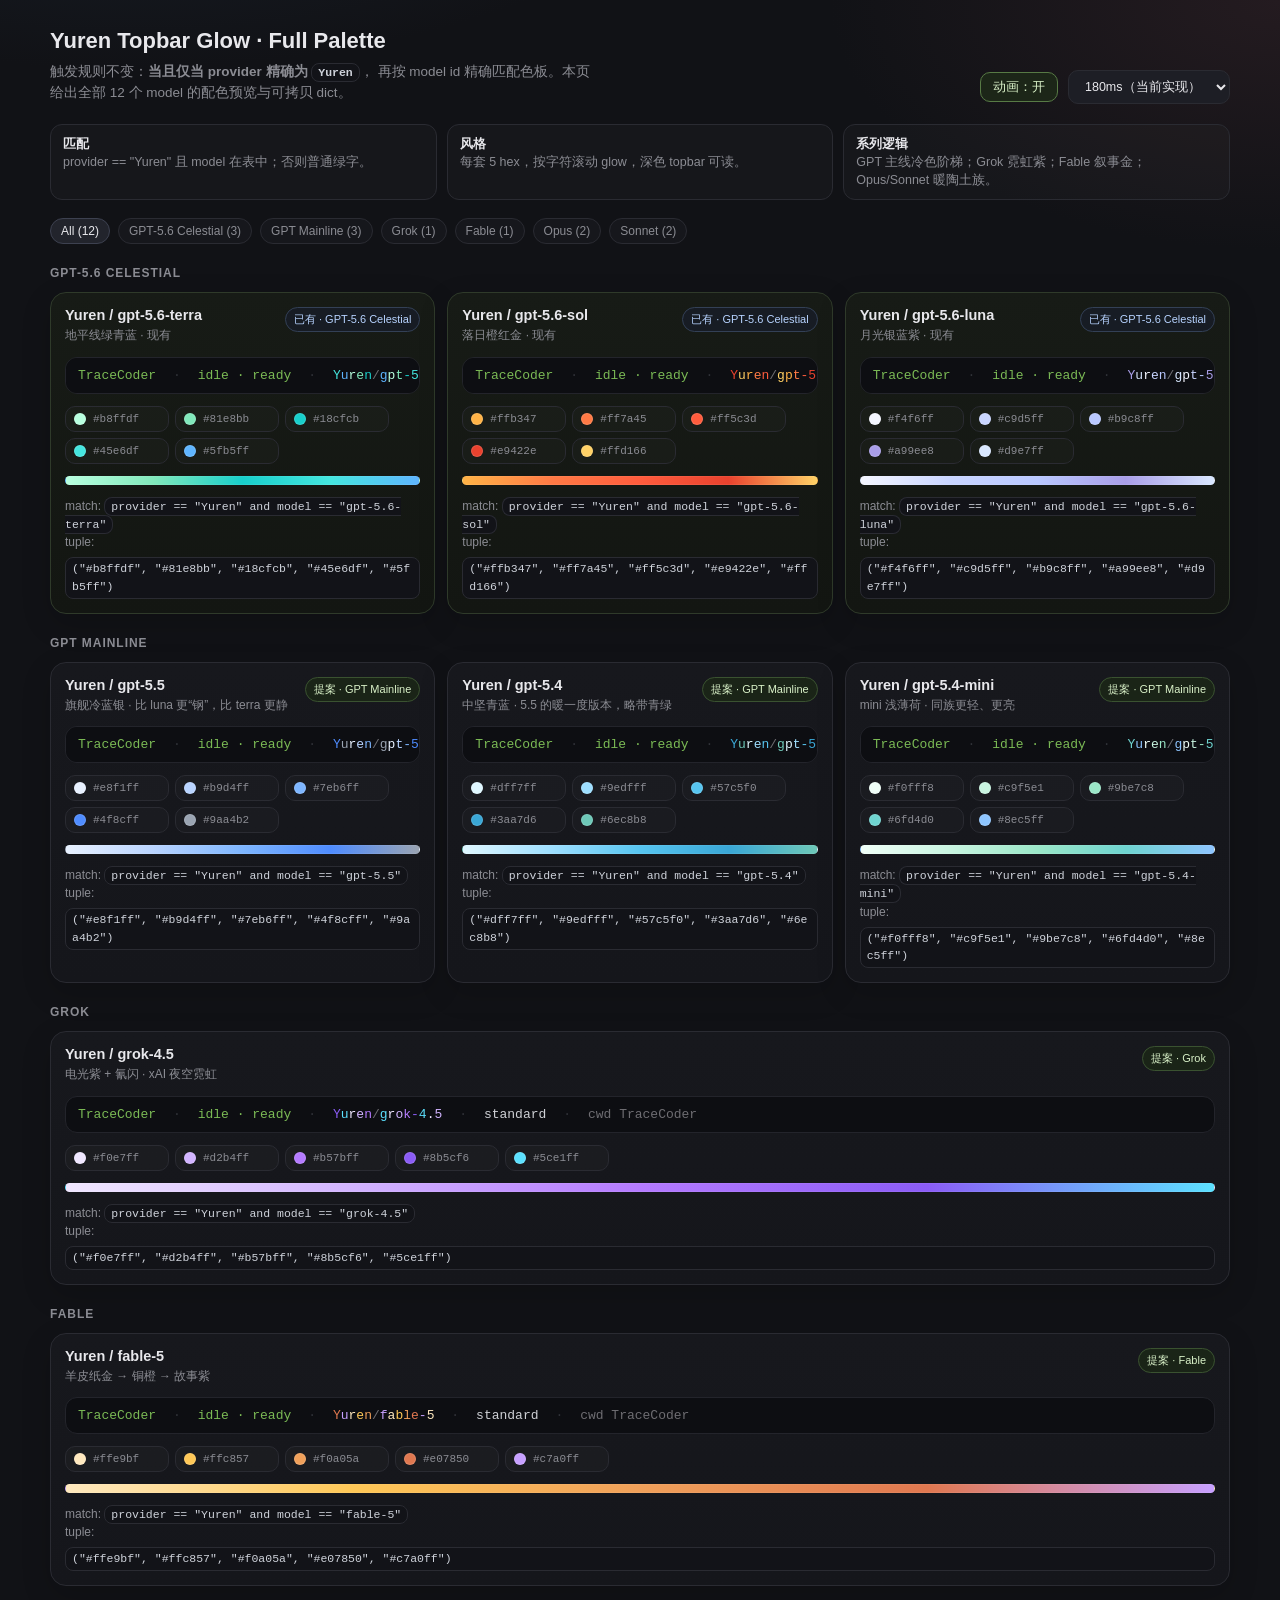
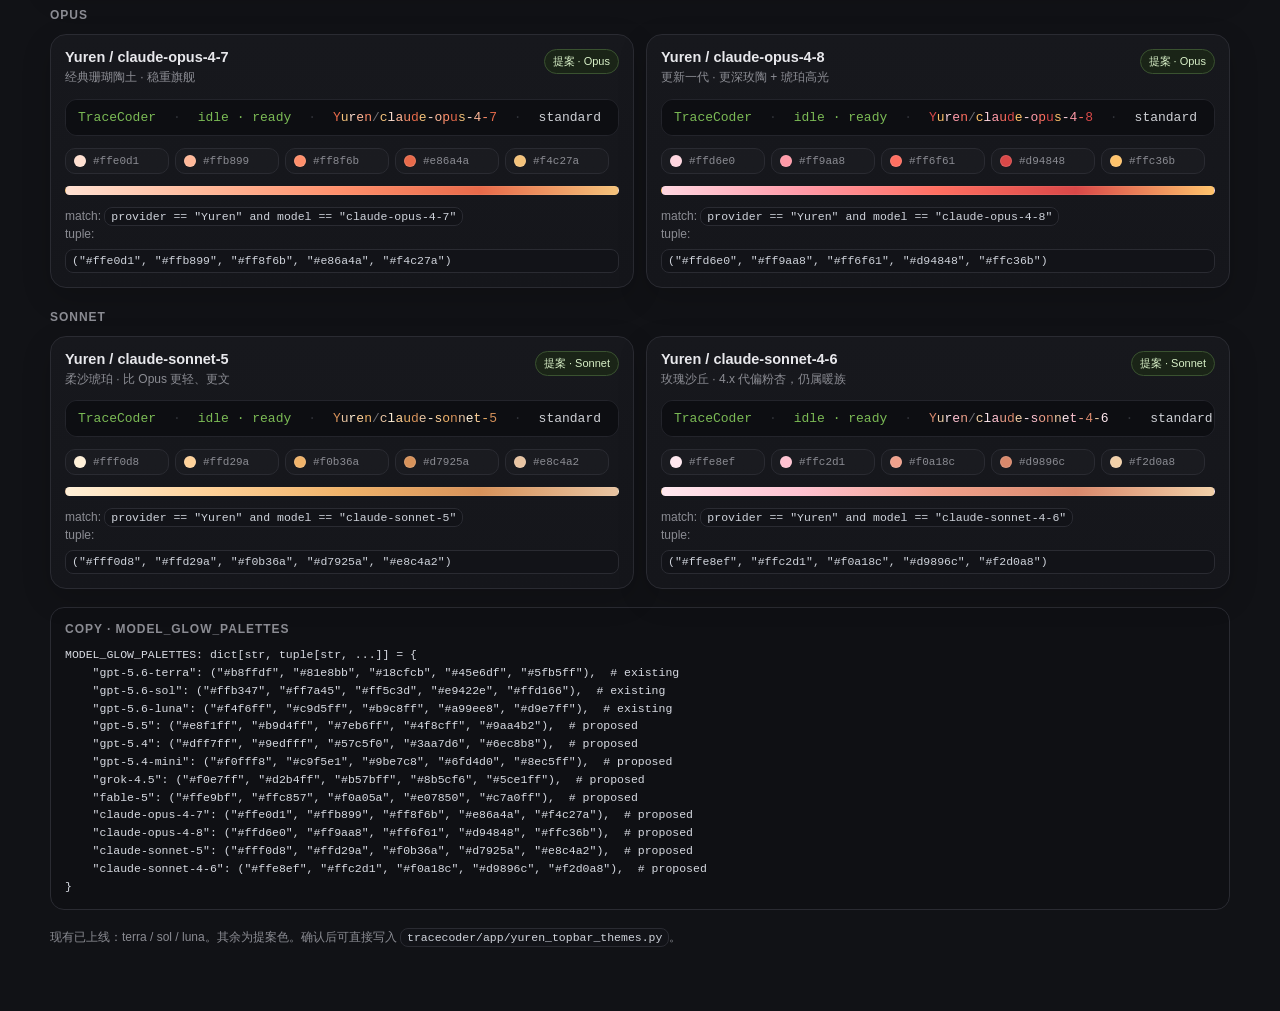
<file: docs/previews/model-topbar-themes-preview.html>
<!DOCTYPE html>
<html lang="zh-CN">
<head>
  <meta charset="UTF-8" />
  <meta name="viewport" content="width=device-width, initial-scale=1" />
  <title>Yuren Topbar Glow · Full Model Palette Preview</title>
  <style>
    :root {
      --bg: #111216;
      --panel: #17181d;
      --panel-2: #1d1e25;
      --border: #2a2b32;
      --text: #e8e8ec;
      --muted: #8b8c93;
      --dim: #6e6d72;
      --green: #7bba55;
      --sep: #303238;
      --mono: "SF Mono", "Menlo", "Consolas", "Liberation Mono", monospace;
      --sans: "SF Pro Text", "Segoe UI", "PingFang SC", "Helvetica Neue", sans-serif;
    }
    * { box-sizing: border-box; }
    body {
      margin: 0;
      min-height: 100vh;
      background:
        radial-gradient(1200px 600px at 10% -10%, #1b2430 0%, transparent 55%),
        radial-gradient(900px 500px at 100% 0%, #241b20 0%, transparent 50%),
        var(--bg);
      color: var(--text);
      font-family: var(--sans);
      padding: 28px 18px 64px;
    }
    .wrap { max-width: 1180px; margin: 0 auto; }
    header {
      display: flex;
      flex-wrap: wrap;
      gap: 16px 24px;
      justify-content: space-between;
      align-items: flex-end;
      margin-bottom: 20px;
    }
    h1 { margin: 0 0 8px; font-size: 22px; font-weight: 650; }
    .subtitle {
      margin: 0;
      color: var(--muted);
      font-size: 13.5px;
      line-height: 1.55;
      max-width: 72ch;
    }
    .controls { display: flex; gap: 10px; align-items: center; flex-wrap: wrap; }
    button, select {
      background: var(--panel-2);
      color: var(--text);
      border: 1px solid var(--border);
      border-radius: 10px;
      padding: 8px 12px;
      font: 12.5px/1 var(--sans);
      cursor: pointer;
    }
    button:hover, select:hover { border-color: #3c3e48; }
    button.active {
      border-color: color-mix(in srgb, var(--green) 55%, var(--border));
      color: #d8f0c7;
      background: #1c2618;
    }
    .rule {
      display: grid;
      grid-template-columns: repeat(auto-fit, minmax(210px, 1fr));
      gap: 10px;
      margin-bottom: 18px;
    }
    .rule-item {
      background: rgba(255,255,255,0.02);
      border: 1px solid var(--border);
      border-radius: 12px;
      padding: 10px 12px;
      color: var(--muted);
      font-size: 12.5px;
      line-height: 1.45;
    }
    .rule-item strong { color: var(--text); }
    code {
      font-family: var(--mono);
      font-size: 11.5px;
      color: #cfd3db;
      background: #121318;
      border: 1px solid var(--border);
      border-radius: 8px;
      padding: 2px 6px;
    }
    .filters {
      display: flex;
      flex-wrap: wrap;
      gap: 8px;
      margin-bottom: 14px;
    }
    .chip {
      border: 1px solid var(--border);
      background: #16171c;
      color: var(--muted);
      border-radius: 999px;
      padding: 6px 10px;
      font-size: 12px;
      cursor: pointer;
    }
    .chip.active {
      color: #e8e8ec;
      border-color: #3d4150;
      background: #22242c;
    }
    .section { margin-top: 22px; }
    .section h2 {
      margin: 0 0 12px;
      font-size: 12px;
      font-weight: 650;
      color: var(--muted);
      letter-spacing: 0.08em;
      text-transform: uppercase;
    }
    .cards {
      display: grid;
      grid-template-columns: repeat(auto-fit, minmax(340px, 1fr));
      gap: 12px;
    }
    .card {
      background: linear-gradient(180deg, var(--panel) 0%, #15161b 100%);
      border: 1px solid var(--border);
      border-radius: 16px;
      overflow: hidden;
      box-shadow: 0 10px 30px rgba(0,0,0,0.16);
    }
    .card.existing { border-color: #2f3a2a; background: linear-gradient(180deg, #171b16 0%, #131612 100%); }
    .card-head {
      display: flex;
      justify-content: space-between;
      gap: 10px;
      align-items: flex-start;
      padding: 14px 14px 0;
    }
    .name { font-size: 14.5px; font-weight: 650; }
    .desc { margin-top: 4px; font-size: 12px; color: var(--muted); line-height: 1.45; }
    .badge {
      font-size: 11px;
      color: var(--muted);
      border: 1px solid var(--border);
      border-radius: 999px;
      padding: 4px 8px;
      white-space: nowrap;
    }
    .badge.existing { color: #b7d3ff; border-color: #334056; background: #171c24; }
    .badge.proposed { color: #d8f0c7; border-color: #3a5230; background: #1a2417; }
    .topbar {
      margin: 12px 14px 0;
      padding: 10px 12px;
      border-radius: 12px;
      background: #0d0e12;
      border: 1px solid #23242b;
      font-family: var(--mono);
      font-size: 13px;
      overflow-x: auto;
      white-space: nowrap;
    }
    .topbar .brand { color: var(--green); }
    .topbar .sep { color: var(--sep); margin: 0 0.7em; }
    .topbar .status { color: var(--green); }
    .topbar .slash { color: var(--dim); }
    .topbar .mode { color: #cfd1d6; }
    .topbar .cwd { color: var(--dim); }
    .swatches {
      display: flex;
      flex-wrap: wrap;
      gap: 6px;
      padding: 12px 14px 0;
    }
    .swatch {
      display: flex;
      align-items: center;
      gap: 7px;
      min-width: 104px;
      background: rgba(255,255,255,0.02);
      border: 1px solid var(--border);
      border-radius: 10px;
      padding: 6px 8px;
      font-family: var(--mono);
      font-size: 11px;
      color: var(--muted);
    }
    .dot {
      width: 12px;
      height: 12px;
      border-radius: 999px;
      box-shadow: inset 0 0 0 1px rgba(255,255,255,0.12);
      flex: 0 0 auto;
    }
    .band {
      height: 9px;
      margin: 12px 14px 0;
      border-radius: 999px;
      border: 1px solid rgba(255,255,255,0.06);
    }
    .meta {
      padding: 12px 14px 14px;
      color: var(--muted);
      font-size: 12px;
      line-height: 1.5;
    }
    .tuple {
      display: block;
      margin-top: 6px;
      white-space: pre-wrap;
      word-break: break-all;
      line-height: 1.55;
    }
    .codeblock {
      margin-top: 18px;
      background: #0f1014;
      border: 1px solid var(--border);
      border-radius: 14px;
      padding: 14px;
    }
    .codeblock h2 {
      margin: 0 0 10px;
      font-size: 12px;
      color: var(--muted);
      letter-spacing: 0.08em;
      text-transform: uppercase;
    }
    .codeblock pre {
      margin: 0;
      overflow: auto;
      font-family: var(--mono);
      font-size: 11.5px;
      line-height: 1.55;
      color: #d7dae2;
      white-space: pre;
    }
    footer {
      margin-top: 18px;
      color: var(--muted);
      font-size: 12px;
      line-height: 1.55;
    }
  </style>
</head>
<body>
  <div class="wrap">
    <header>
      <div>
        <h1>Yuren Topbar Glow · Full Palette</h1>
        <p class="subtitle">
          触发规则不变：<strong>当且仅当 provider 精确为 <code>Yuren</code></strong>，
          再按 model id 精确匹配色板。本页给出全部 12 个 model 的配色预览与可拷贝 dict。
        </p>
      </div>
      <div class="controls">
        <button id="toggleAnim" class="active" type="button">动画：开</button>
        <select id="speed">
          <option value="180" selected>180ms（当前实现）</option>
          <option value="120">120ms</option>
          <option value="240">240ms</option>
        </select>
      </div>
    </header>

    <div class="rule">
      <div class="rule-item"><strong>匹配</strong><br/>provider == "Yuren" 且 model 在表中；否则普通绿字。</div>
      <div class="rule-item"><strong>风格</strong><br/>每套 5 hex，按字符滚动 glow，深色 topbar 可读。</div>
      <div class="rule-item"><strong>系列逻辑</strong><br/>GPT 主线冷色阶梯；Grok 霓虹紫；Fable 叙事金；Opus/Sonnet 暖陶土族。</div>
    </div>

    <div class="filters" id="filters"></div>
    <div id="sections"></div>

    <div class="codeblock">
      <h2>Copy · MODEL_GLOW_PALETTES</h2>
      <pre id="dictCode"></pre>
    </div>

    <footer>
      现有已上线：terra / sol / luna。其余为提案色。确认后可直接写入
      <code>tracecoder/app/yuren_topbar_themes.py</code>。
    </footer>
  </div>

  <script>
    /**
     * All themes are Yuren-provider-only.
     * existing = already in yuren_topbar_themes.py
     * proposed = new for this pass
     */
    const themes = [
      // —— GPT 5.6 celestial trio (existing) ——
      {
        family: "gpt-5.6",
        model: "gpt-5.6-terra",
        status: "existing",
        vibe: "地平线绿青蓝 · 现有",
        palette: ["#b8ffdf", "#81e8bb", "#18cfcb", "#45e6df", "#5fb5ff"],
      },
      {
        family: "gpt-5.6",
        model: "gpt-5.6-sol",
        status: "existing",
        vibe: "落日橙红金 · 现有",
        palette: ["#ffb347", "#ff7a45", "#ff5c3d", "#e9422e", "#ffd166"],
      },
      {
        family: "gpt-5.6",
        model: "gpt-5.6-luna",
        status: "existing",
        vibe: "月光银蓝紫 · 现有",
        palette: ["#f4f6ff", "#c9d5ff", "#b9c8ff", "#a99ee8", "#d9e7ff"],
      },

      // —— GPT mainline ladder ——
      {
        family: "gpt-mainline",
        model: "gpt-5.5",
        status: "proposed",
        vibe: "旗舰冷蓝银 · 比 luna 更“钢”，比 terra 更静",
        palette: ["#e8f1ff", "#b9d4ff", "#7eb6ff", "#4f8cff", "#9aa4b2"],
      },
      {
        family: "gpt-mainline",
        model: "gpt-5.4",
        status: "proposed",
        vibe: "中坚青蓝 · 5.5 的暖一度版本，略带青绿",
        palette: ["#dff7ff", "#9edfff", "#57c5f0", "#3aa7d6", "#6ec8b8"],
      },
      {
        family: "gpt-mainline",
        model: "gpt-5.4-mini",
        status: "proposed",
        vibe: "mini 浅薄荷 · 同族更轻、更亮",
        palette: ["#f0fff8", "#c9f5e1", "#9be7c8", "#6fd4d0", "#8ec5ff"],
      },

      // —— Grok ——
      {
        family: "grok",
        model: "grok-4.5",
        status: "proposed",
        vibe: "电光紫 + 氰闪 · xAI 夜空霓虹",
        palette: ["#f0e7ff", "#d2b4ff", "#b57bff", "#8b5cf6", "#5ce1ff"],
      },

      // —— Fable ——
      {
        family: "fable",
        model: "fable-5",
        status: "proposed",
        vibe: "羊皮纸金 → 铜橙 → 故事紫",
        palette: ["#ffe9bf", "#ffc857", "#f0a05a", "#e07850", "#c7a0ff"],
      },

      // —— Opus family ——
      {
        family: "opus",
        model: "claude-opus-4-7",
        status: "proposed",
        vibe: "经典珊瑚陶土 · 稳重旗舰",
        palette: ["#ffe0d1", "#ffb899", "#ff8f6b", "#e86a4a", "#f4c27a"],
      },
      {
        family: "opus",
        model: "claude-opus-4-8",
        status: "proposed",
        vibe: "更新一代 · 更深玫陶 + 琥珀高光",
        palette: ["#ffd6e0", "#ff9aa8", "#ff6f61", "#d94848", "#ffc36b"],
      },

      // —— Sonnet family ——
      {
        family: "sonnet",
        model: "claude-sonnet-5",
        status: "proposed",
        vibe: "柔沙琥珀 · 比 Opus 更轻、更文",
        palette: ["#fff0d8", "#ffd29a", "#f0b36a", "#d7925a", "#e8c4a2"],
      },
      {
        family: "sonnet",
        model: "claude-sonnet-4-6",
        status: "proposed",
        vibe: "玫瑰沙丘 · 4.x 代偏粉杏，仍属暖族",
        palette: ["#ffe8ef", "#ffc2d1", "#f0a18c", "#d9896c", "#f2d0a8"],
      },
    ];

    const familyMeta = {
      "gpt-5.6": "GPT-5.6 Celestial",
      "gpt-mainline": "GPT Mainline",
      "grok": "Grok",
      "fable": "Fable",
      "opus": "Opus",
      "sonnet": "Sonnet",
      all: "All",
    };

    const PROVIDER = "Yuren";
    const state = {
      animating: true,
      intervalMs: 180,
      frames: new Map(),
      timer: null,
      filter: "all",
    };

    function esc(text) {
      return String(text)
        .replaceAll("&", "&amp;")
        .replaceAll("<", "&lt;")
        .replaceAll(">", "&gt;")
        .replaceAll('"', "&quot;");
    }

    function bandGradient(palette) {
      const stops = palette.map((c, i) => `${c} ${(i / (palette.length - 1)) * 100}%`).join(", ");
      return `linear-gradient(90deg, ${stops})`;
    }

    function glowText(text, palette, frame) {
      return [...text].map((ch, index) => {
        const color = palette[(index + frame) % palette.length];
        return `<span style="color:${color}">${esc(ch)}</span>`;
      }).join("");
    }

    function cardHtml(item) {
      const badge = item.status === "existing" ? "existing" : "proposed";
      const badgeText = item.status === "existing" ? "已有" : "提案";
      const tuple = `("${item.palette.join('", "')}")`;
      return `
        <article class="card ${item.status}" data-id="${esc(item.model)}" data-family="${esc(item.family)}">
          <div class="card-head">
            <div>
              <div class="name">Yuren / ${esc(item.model)}</div>
              <div class="desc">${esc(item.vibe)}</div>
            </div>
            <span class="badge ${badge}">${badgeText} · ${esc(familyMeta[item.family] || item.family)}</span>
          </div>
          <div class="topbar" data-role="topbar"></div>
          <div class="swatches">
            ${item.palette.map((c) => `<div class="swatch"><span class="dot" style="background:${c}"></span>${c}</div>`).join("")}
          </div>
          <div class="band" style="background:${bandGradient(item.palette)}"></div>
          <div class="meta">
            <div>match: <code>provider == "Yuren" and model == "${esc(item.model)}"</code></div>
            <div>tuple:<code class="tuple">${esc(tuple)}</code></div>
          </div>
        </article>
      `;
    }

    function filteredThemes() {
      if (state.filter === "all") return themes;
      return themes.filter((t) => t.family === state.filter);
    }

    function renderFilters() {
      const families = ["all", ...Object.keys(familyMeta).filter((k) => k !== "all")];
      const root = document.getElementById("filters");
      root.innerHTML = families.map((f) => {
        const count = f === "all" ? themes.length : themes.filter((t) => t.family === f).length;
        if (f !== "all" && count === 0) return "";
        return `<button class="chip ${state.filter === f ? "active" : ""}" data-filter="${f}" type="button">${familyMeta[f]} (${count})</button>`;
      }).join("");
      root.querySelectorAll("[data-filter]").forEach((btn) => {
        btn.addEventListener("click", () => {
          state.filter = btn.getAttribute("data-filter");
          renderAll();
        });
      });
    }

    function renderSections() {
      const list = filteredThemes();
      const byFamily = new Map();
      for (const item of list) {
        if (!byFamily.has(item.family)) byFamily.set(item.family, []);
        byFamily.get(item.family).push(item);
      }
      const root = document.getElementById("sections");
      root.innerHTML = [...byFamily.entries()].map(([family, items]) => `
        <section class="section">
          <h2>${esc(familyMeta[family] || family)}</h2>
          <div class="cards">
            ${items.map(cardHtml).join("")}
          </div>
        </section>
      `).join("");

      for (const item of list) {
        if (!state.frames.has(item.model)) state.frames.set(item.model, 0);
        paint(item);
      }
    }

    function paint(item) {
      const card = document.querySelector(`[data-id="${CSS.escape(item.model)}"]`);
      if (!card) return;
      const topbar = card.querySelector('[data-role="topbar"]');
      const frame = state.frames.get(item.model) || 0;
      const providerHtml = glowText(PROVIDER, item.palette, frame);
      const modelHtml = glowText(item.model, item.palette, frame + PROVIDER.length + 1);
      topbar.innerHTML = `
        <span class="brand">TraceCoder</span>
        <span class="sep">·</span>
        <span class="status">idle · ready</span>
        <span class="sep">·</span>
        ${providerHtml}<span class="slash">/</span>${modelHtml}
        <span class="sep">·</span>
        <span class="mode">standard</span>
        <span class="sep">·</span>
        <span class="cwd">cwd TraceCoder</span>
      `;
    }

    function renderDict() {
      const lines = ["MODEL_GLOW_PALETTES: dict[str, tuple[str, ...]] = {"];
      for (const item of themes) {
        const tuple = ", ".join ? null : null;
        const body = item.palette.map((c) => `"${c}"`).join(", ");
        const note = item.status === "existing" ? "  # existing" : "  # proposed";
        lines.push(`    "${item.model}": (${body}),${note}`);
      }
      lines.push("}");
      // fix fake join
      document.getElementById("dictCode").textContent = lines.join("\n").replace("const lines error", "");
    }

    function renderAll() {
      renderFilters();
      renderSections();
      renderDict();
    }

    function tick() {
      if (!state.animating) return;
      for (const item of filteredThemes()) {
        const next = ((state.frames.get(item.model) || 0) + 1) % item.palette.length;
        state.frames.set(item.model, next);
        paint(item);
      }
    }

    function restartTimer() {
      if (state.timer) clearInterval(state.timer);
      state.timer = setInterval(tick, state.intervalMs);
    }

    renderAll();
    restartTimer();

    document.getElementById("toggleAnim").addEventListener("click", (e) => {
      state.animating = !state.animating;
      e.currentTarget.textContent = state.animating ? "动画：开" : "动画：关";
      e.currentTarget.classList.toggle("active", state.animating);
      if (state.animating) restartTimer();
      else if (state.timer) clearInterval(state.timer);
    });

    document.getElementById("speed").addEventListener("change", (e) => {
      state.intervalMs = Number(e.target.value) || 180;
      if (state.animating) restartTimer();
    });
  </script>
</body>
</html>
</file>
